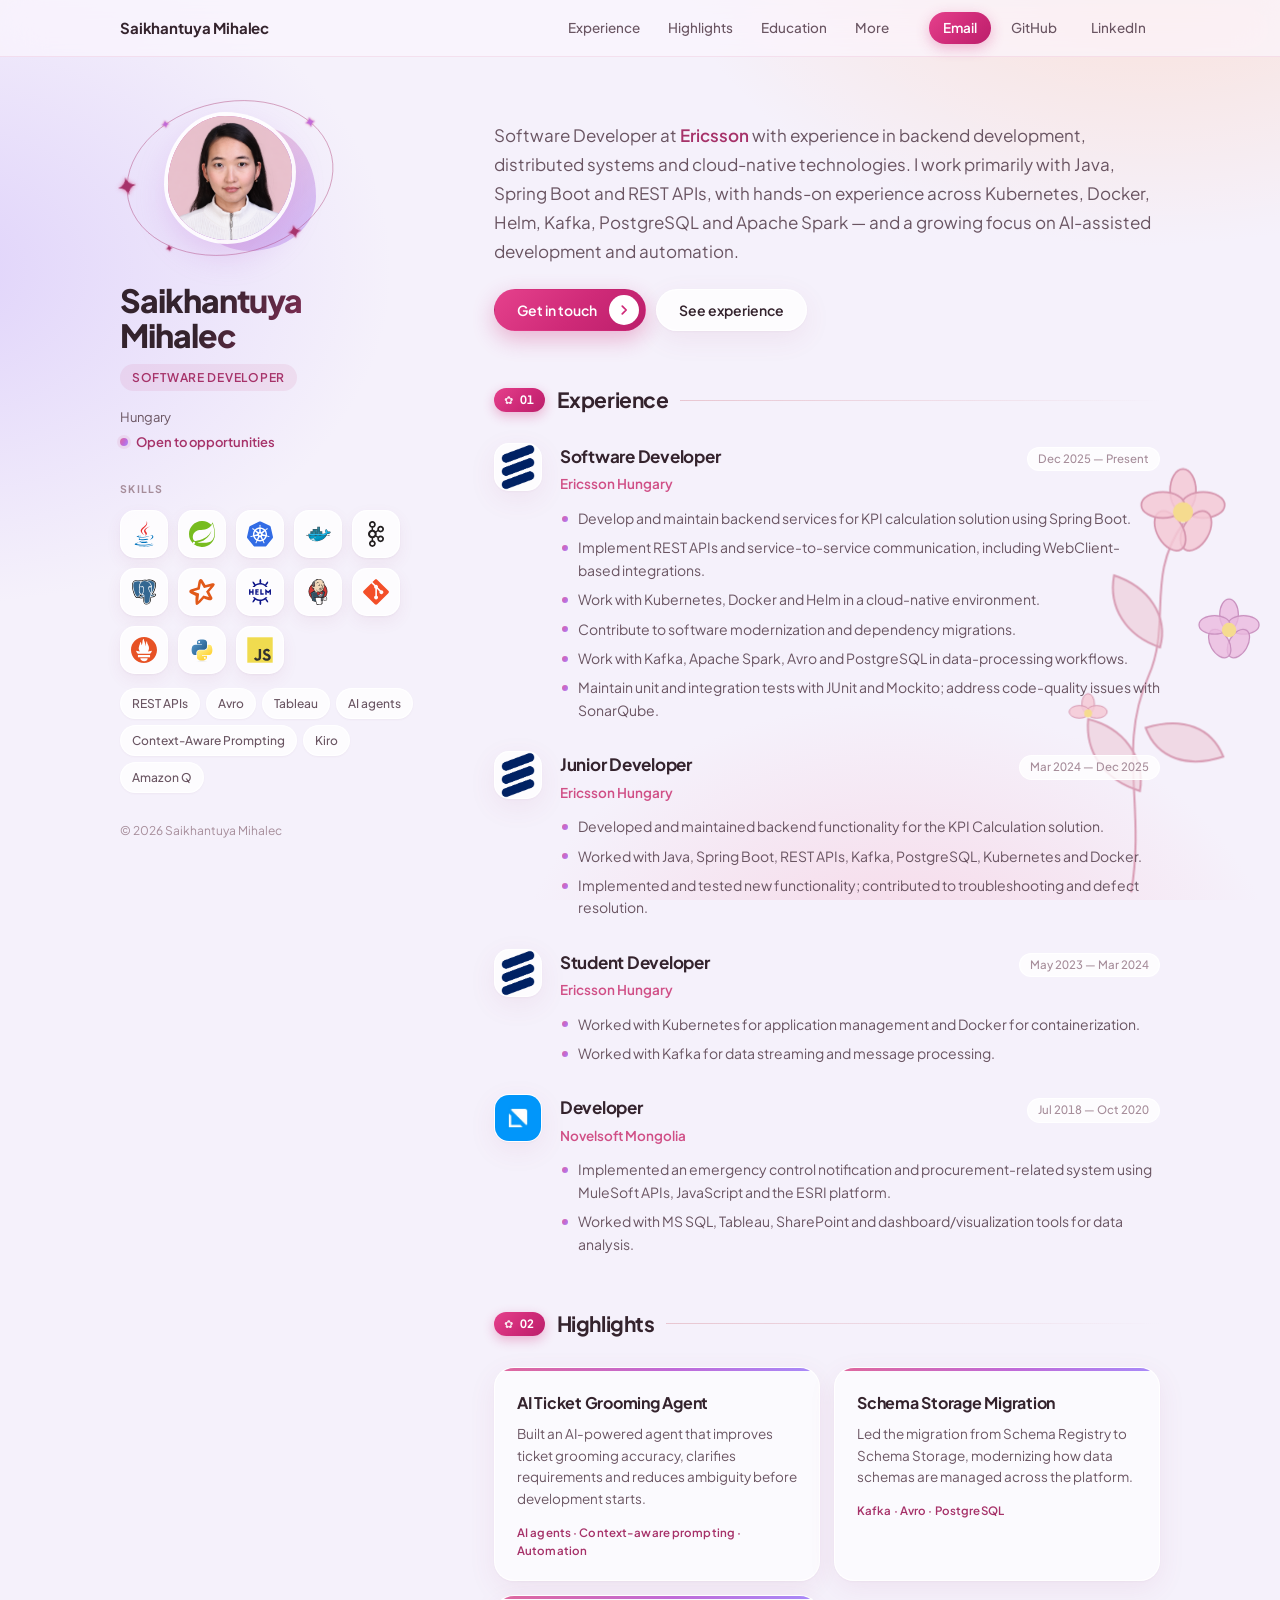
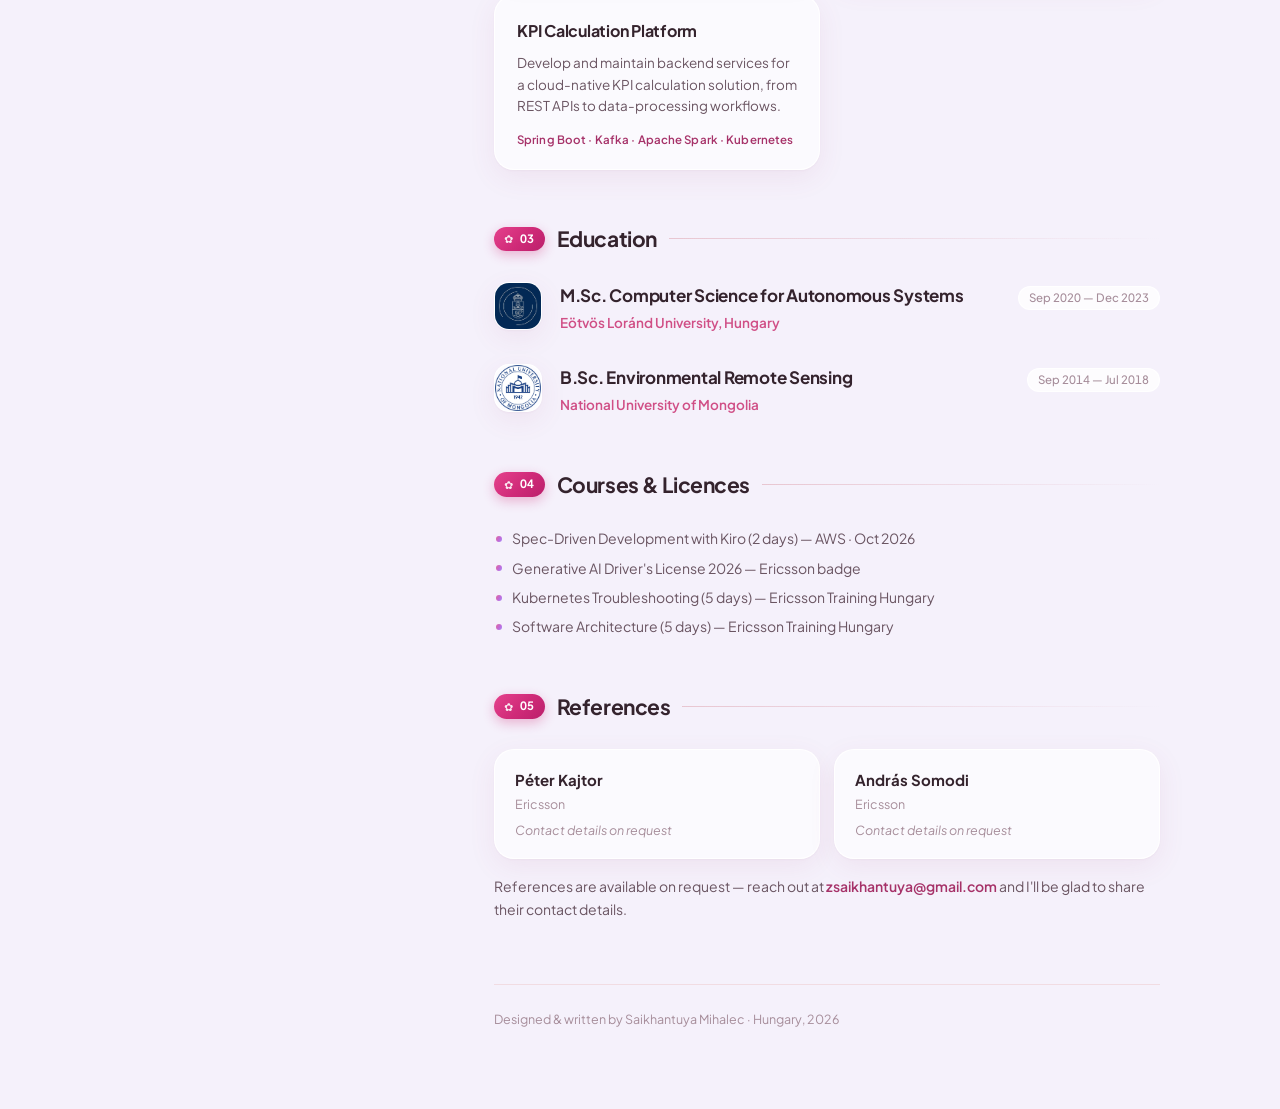
<file: index.html>
<!DOCTYPE html>
<html lang="en">
<head>
  <meta charset="UTF-8" />
  <meta name="viewport" content="width=device-width, initial-scale=1.0" />
  <title>Saikhantuya Mihalec — Software Developer</title>
  <meta name="description" content="Saikhantuya Mihalec — Software Developer at Ericsson. Backend, distributed systems and cloud-native technologies." />
  <link rel="stylesheet" href="styles.css" />
  <link rel="preconnect" href="https://fonts.googleapis.com" />
  <link rel="preconnect" href="https://fonts.gstatic.com" crossorigin />
  <link href="https://fonts.googleapis.com/css2?family=Plus+Jakarta+Sans:wght@400;500;600;700;800&display=swap" rel="stylesheet" />
</head>
<body>
  <!-- ===================== Sticky top bar ===================== -->
  <header class="topnav">
    <div class="topnav-inner">
      <a class="topnav-name" href="#about">Saikhantuya Mihalec</a>
      <nav class="topnav-sections" aria-label="Sections">
        <a href="#experience">Experience</a>
        <a href="#highlights">Highlights</a>
        <a href="#education">Education</a>
        <a href="#more">More</a>
      </nav>
      <nav class="topnav-links" aria-label="Contact">
        <a class="topnav-link primary" href="mailto:zsaikhantuya@gmail.com">Email</a>
        <a class="topnav-link" href="https://github.com/Saikhana" target="_blank" rel="noopener">GitHub</a>
        <a class="topnav-link" href="https://www.linkedin.com/in/saikhantuya-zorigt/" target="_blank" rel="noopener">LinkedIn</a>
      </nav>
    </div>
  </header>

  <div class="shell">
    <!-- ===================== Sidebar ===================== -->
    <aside class="sidebar">
      <div class="identity">
        <!-- Portrait: blob-shaped photo with a soft tinted blob behind it and a thin
             orbit line with sparkles circling around. Photo is logos/profile-web.jpg
             (400x400 crop of profile.jpeg); if missing, the "SM" initials show. -->
        <div class="portrait">
          <div class="portrait-blob" aria-hidden="true"></div>
          <svg class="portrait-orbit" viewBox="0 0 220 170" aria-hidden="true">
            <defs>
              <path id="sparkle" d="M0 -8 Q 1 -1 8 0 Q 1 1 0 8 Q -1 1 -8 0 Q -1 -1 0 -8 Z" />
            </defs>
            <!-- tilted orbit, wider than the photo so it sweeps around it -->
            <g transform="rotate(-12 110 85)">
              <ellipse cx="110" cy="85" rx="104" ry="76" fill="none" stroke="currentColor" stroke-width="0.9" />
              <!-- sparkles on the orbit (x = 110 + 104cos θ, y = 85 + 76sin θ).
                   The <g> places each one; the inner <use> pulses in place. -->
              <g transform="translate(7.6 71.8) scale(1.15)"><use href="#sparkle" class="spark spark--a" /></g>
              <g transform="translate(200 47) scale(0.65)"><use href="#sparkle" class="spark spark--b" /></g>
              <g transform="translate(162 150.8) scale(0.85)"><use href="#sparkle" class="spark spark--c" /></g>
              <g transform="translate(58 19) scale(0.5)"><use href="#sparkle" class="spark spark--d" /></g>
              <g transform="translate(36 141) scale(0.45)"><use href="#sparkle" class="spark spark--e" /></g>
            </g>
          </svg>
          <div class="avatar">
            <span aria-hidden="true">SM</span>
            <img class="avatar-img" src="logos/profile-web.jpg" alt="Saikhantuya Mihalec" width="124" height="124"
                 decoding="async"
                 onerror="this.remove()" />
          </div>
        </div>
        <h1 class="name">Saikhantuya<br />Mihalec</h1>
        <p class="role">Software Developer</p>
        <p class="meta-line">Hungary</p>
        <p class="meta-line meta-line--status"><span class="status-dot"></span>Open to opportunities</p>
        <!-- Shown only in print/PDF, where the top bar is hidden -->
        <p class="print-only">zsaikhantuya@gmail.com · github.com/Saikhana · linkedin.com/in/saikhantuya-zorigt</p>
      </div>

      <div class="side-section">
        <h2 class="side-heading">Skills</h2>
        <!-- Logo tiles: name shows as a tooltip on hover/focus, and as text in print.
             Icons are from Devicon v2.16.0 (MIT), saved in logos/skills/. -->
        <ul class="skill-grid">
          <li class="skill-tile" data-label="Java" tabindex="0"><img src="logos/skills/java.svg" alt="Java" width="26" height="26" /></li>
          <li class="skill-tile" data-label="Spring Boot" tabindex="0"><img src="logos/skills/spring.svg" alt="Spring Boot" width="26" height="26" /></li>
          <li class="skill-tile" data-label="Kubernetes" tabindex="0"><img src="logos/skills/kubernetes.svg" alt="Kubernetes" width="26" height="26" /></li>
          <li class="skill-tile" data-label="Docker" tabindex="0"><img src="logos/skills/docker.svg" alt="Docker" width="26" height="26" /></li>
          <li class="skill-tile" data-label="Kafka" tabindex="0"><img src="logos/skills/kafka.svg" alt="Kafka" width="26" height="26" /></li>
          <li class="skill-tile" data-label="PostgreSQL" tabindex="0"><img src="logos/skills/postgresql.svg" alt="PostgreSQL" width="26" height="26" /></li>
          <li class="skill-tile" data-label="Apache Spark" tabindex="0"><img src="logos/skills/spark.svg" alt="Apache Spark" width="26" height="26" /></li>
          <li class="skill-tile" data-label="Helm" tabindex="0"><img src="logos/skills/helm.svg" alt="Helm" width="26" height="26" /></li>
          <li class="skill-tile" data-label="Jenkins" tabindex="0"><img src="logos/skills/jenkins.svg" alt="Jenkins" width="26" height="26" /></li>
          <li class="skill-tile" data-label="Git" tabindex="0"><img src="logos/skills/git.svg" alt="Git" width="26" height="26" /></li>
          <li class="skill-tile" data-label="Prometheus" tabindex="0"><img src="logos/skills/prometheus.svg" alt="Prometheus" width="26" height="26" /></li>
          <li class="skill-tile" data-label="Python" tabindex="0"><img src="logos/skills/python.svg" alt="Python" width="26" height="26" /></li>
          <li class="skill-tile" data-label="JavaScript" tabindex="0"><img src="logos/skills/javascript.svg" alt="JavaScript" width="26" height="26" /></li>
        </ul>

        <!-- Skills without a recognisable logo stay as text chips -->
        <div class="skills skills--extra">
          <span class="skill">REST APIs</span>
          <span class="skill">Avro</span>
          <span class="skill">Tableau</span>
          <span class="skill">AI agents</span>
          <span class="skill">Context-Aware Prompting</span>
          <span class="skill">Kiro</span>
          <span class="skill">Amazon Q</span>
        </div>
      </div>

      <p class="side-foot">© 2026 Saikhantuya Mihalec</p>

    </aside>

    <!-- ===================== Content ===================== -->
    <main class="content">
      <!-- About -->
      <section class="block" id="about">
        <p class="intro">
          Software Developer at <strong>Ericsson</strong> with experience in backend
          development, distributed systems and cloud-native technologies. I work primarily with
          Java, Spring Boot and REST APIs, with hands-on experience across Kubernetes, Docker,
          Helm, Kafka, PostgreSQL and Apache Spark — and a growing focus on AI-assisted
          development and automation.
        </p>
        <div class="intro-actions">
          <a class="btn primary" href="mailto:zsaikhantuya@gmail.com">Get in touch<span class="btn-arrow" aria-hidden="true"><svg viewBox="0 0 16 16" width="14" height="14"><path d="M6 3.5 10.5 8 6 12.5" fill="none" stroke="currentColor" stroke-width="2" stroke-linecap="round" stroke-linejoin="round"/></svg></span></a>
          <a class="btn" href="#experience">See experience</a>
        </div>
      </section>

      <!-- Experience -->
      <section class="block" id="experience">
        <h2 class="section-title"><span class="section-title-no">01</span> Experience</h2>
        <div class="timeline">
          <article class="entry">
            <div class="logo"><img src="logos/Ericsson-Emblem.png" alt="Ericsson Hungary" width="48" height="48" /></div>
            <div class="entry-main">
              <div class="entry-head">
                <h3>Software Developer</h3>
                <span class="entry-period">Dec 2025 — Present</span>
              </div>
              <p class="entry-org">Ericsson Hungary</p>
              <ul class="responsibilities">
                <li>Develop and maintain backend services for KPI calculation solution using Spring Boot.</li>
                <li>Implement REST APIs and service-to-service communication, including WebClient-based integrations.</li>
                <li>Work with Kubernetes, Docker and Helm in a cloud-native environment.</li>
                <li>Contribute to software modernization and dependency migrations.</li>
                <li>Work with Kafka, Apache Spark, Avro and PostgreSQL in data-processing workflows.</li>
                <li>Maintain unit and integration tests with JUnit and Mockito; address code-quality issues with SonarQube.</li>
              </ul>
            </div>
          </article>

          <article class="entry">
            <div class="logo"><img src="logos/Ericsson-Emblem.png" alt="Ericsson Hungary" width="48" height="48" /></div>
            <div class="entry-main">
              <div class="entry-head">
                <h3>Junior Developer</h3>
                <span class="entry-period">Mar 2024 — Dec 2025</span>
              </div>
              <p class="entry-org">Ericsson Hungary</p>
              <ul class="responsibilities">
                <li>Developed and maintained backend functionality for the KPI Calculation solution.</li>
                <li>Worked with Java, Spring Boot, REST APIs, Kafka, PostgreSQL, Kubernetes and Docker.</li>
                <li>Implemented and tested new functionality; contributed to troubleshooting and defect resolution.</li>
              </ul>
            </div>
          </article>

          <article class="entry">
            <div class="logo"><img src="logos/Ericsson-Emblem.png" alt="Ericsson Hungary" width="48" height="48" /></div>
            <div class="entry-main">
              <div class="entry-head">
                <h3>Student Developer</h3>
                <span class="entry-period">May 2023 — Mar 2024</span>
              </div>
              <p class="entry-org">Ericsson Hungary</p>
              <ul class="responsibilities">
                <li>Worked with Kubernetes for application management and Docker for containerization.</li>
                <li>Worked with Kafka for data streaming and message processing.</li>
              </ul>
            </div>
          </article>

          <article class="entry">
            <div class="logo"><img src="logos/novelsoft.jpg" alt="Novelsoft Mongolia" width="48" height="48" /></div>
            <div class="entry-main">
              <div class="entry-head">
                <h3>Developer</h3>
                <span class="entry-period">Jul 2018 — Oct 2020</span>
              </div>
              <p class="entry-org">Novelsoft Mongolia</p>
              <ul class="responsibilities">
                <li>Implemented an emergency control notification and procurement-related system using MuleSoft APIs, JavaScript and the ESRI platform.</li>
                <li>Worked with MS SQL, Tableau, SharePoint and dashboard/visualization tools for data analysis.</li>
              </ul>
            </div>
          </article>
        </div>
      </section>

      <!-- Highlights -->
      <section class="block" id="highlights">
        <h2 class="section-title"><span class="section-title-no">02</span> Highlights</h2>
        <div class="highlights">
          <article class="highlight">
            <h3 class="highlight-title">AI Ticket Grooming Agent</h3>
            <p class="highlight-desc">Built an AI-powered agent that improves ticket grooming accuracy, clarifies requirements and reduces ambiguity before development starts.</p>
            <p class="highlight-stack">AI agents · Context-aware prompting · Automation</p>
          </article>

          <article class="highlight">
            <h3 class="highlight-title">Schema Storage Migration</h3>
            <p class="highlight-desc">Led the migration from Schema Registry to Schema Storage, modernizing how data schemas are managed across the platform.</p>
            <p class="highlight-stack">Kafka · Avro · PostgreSQL</p>
          </article>

          <article class="highlight">
            <h3 class="highlight-title">KPI Calculation Platform</h3>
            <p class="highlight-desc">Develop and maintain backend services for a cloud-native KPI calculation solution, from REST APIs to data-processing workflows.</p>
            <p class="highlight-stack">Spring Boot · Kafka · Apache Spark · Kubernetes</p>
          </article>
        </div>
      </section>

      <!-- Education -->
      <section class="block" id="education">
        <h2 class="section-title"><span class="section-title-no">03</span> Education</h2>
        <div class="timeline">
          <article class="entry">
            <div class="logo"><img src="logos/elte.png" alt="Eötvös Loránd University" width="48" height="48" /></div>
            <div class="entry-main">
              <div class="entry-head">
                <h3>M.Sc. Computer Science for Autonomous Systems</h3>
                <span class="entry-period">Sep 2020 — Dec 2023</span>
              </div>
              <p class="entry-org">Eötvös Loránd University, Hungary</p>
            </div>
          </article>

          <article class="entry">
            <div class="logo"><img src="logos/NationalUniversityMongoliaLogo.png" alt="National University of Mongolia" width="48" height="48" /></div>
            <div class="entry-main">
              <div class="entry-head">
                <h3>B.Sc. Environmental Remote Sensing</h3>
                <span class="entry-period">Sep 2014 — Jul 2018</span>
              </div>
              <p class="entry-org">National University of Mongolia</p>
            </div>
          </article>
        </div>
      </section>

      <!-- More: courses + references -->
      <section class="block" id="more">
        <h2 class="section-title"><span class="section-title-no">04</span> Courses &amp; Licences</h2>
        <ul class="responsibilities courses">
          <li>Spec-Driven Development with Kiro (2 days) — AWS · Oct 2026</li>
          <li>Generative AI Driver's License 2026 — Ericsson badge</li>
          <li>Kubernetes Troubleshooting (5 days) — Ericsson Training Hungary</li>
          <li>Software Architecture (5 days) — Ericsson Training Hungary</li>
        </ul>
      </section>

      <section class="block">
        <h2 class="section-title"><span class="section-title-no">05</span> References</h2>
        <div class="refs">
          <div class="ref">
            <strong class="ref-name">Péter Kajtor</strong>
            <span class="ref-org">Ericsson</span>
            <span class="ref-note">Contact details on request</span>
          </div>
          <div class="ref">
            <strong class="ref-name">András Somodi</strong>
            <span class="ref-org">Ericsson</span>
            <span class="ref-note">Contact details on request</span>
          </div>
        </div>
        <p class="refs-note">
          References are available on request — reach out at
          <a href="mailto:zsaikhantuya@gmail.com">zsaikhantuya@gmail.com</a>
          and I'll be glad to share their contact details.
        </p>
      </section>

      <footer class="page-footer">
        <span>Designed &amp; written by Saikhantuya Mihalec · Hungary, 2026</span>
      </footer>
    </main>
  </div>

  <!-- Swaying flower growing up from the bottom-right corner of the window -->
  <div class="floral-deco" aria-hidden="true">
    <svg class="floral-svg" width="160" height="320" viewBox="0 0 160 320" fill="none">
      <!-- the whole plant pivots near the base of the stem -->
      <g class="sway sway-stem">
        <g stroke="#c9718f" stroke-width="1.4" stroke-linecap="round" opacity="0.9">
          <path d="M60 310 C 70 250, 50 210, 72 160 C 88 124, 70 90, 96 54"/>
          <path d="M66 240 C 40 232, 28 212, 30 190 C 54 196, 70 216, 66 240 Z" fill="#e7a9b8" fill-opacity="0.5"/>
          <path d="M70 196 C 96 188, 116 196, 124 216 C 100 224, 78 218, 70 196 Z" fill="#e7a9b8" fill-opacity="0.5"/>
          <path d="M80 140 C 56 132, 44 112, 48 90 C 72 98, 86 118, 80 140 Z" fill="#e7a9b8" fill-opacity="0.5"/>
        </g>
      </g>
      <!-- blossoms bob on their own for a livelier feel -->
      <g class="sway sway-bloom">
        <g transform="translate(96,46)">
          <g fill="#f4b8c6" fill-opacity="0.85" stroke="#c9718f" stroke-width="1.2">
            <ellipse cx="0" cy="-15" rx="9" ry="15"/>
            <ellipse cx="14" cy="-5" rx="15" ry="9"/>
            <ellipse cx="9" cy="13" rx="9" ry="15" transform="rotate(30 9 13)"/>
            <ellipse cx="-9" cy="13" rx="9" ry="15" transform="rotate(-30 -9 13)"/>
            <ellipse cx="-14" cy="-5" rx="15" ry="9"/>
          </g>
          <circle cx="0" cy="0" r="7" fill="#f6d365"/>
        </g>
      </g>
      <g class="sway sway-bloom2">
        <g transform="translate(128,128) scale(0.72)">
          <g fill="#e6a4d4" fill-opacity="0.8" stroke="#b76aa6" stroke-width="1.2">
            <ellipse cx="0" cy="-15" rx="9" ry="15"/>
            <ellipse cx="14" cy="-5" rx="15" ry="9"/>
            <ellipse cx="9" cy="13" rx="9" ry="15" transform="rotate(30 9 13)"/>
            <ellipse cx="-9" cy="13" rx="9" ry="15" transform="rotate(-30 -9 13)"/>
            <ellipse cx="-14" cy="-5" rx="15" ry="9"/>
          </g>
          <circle cx="0" cy="0" r="7" fill="#f6d365"/>
        </g>
      </g>
      <g class="sway sway-bud">
        <g transform="translate(30,186) scale(0.55)">
          <g fill="#f4b8c6" fill-opacity="0.85" stroke="#c9718f" stroke-width="1.2">
            <ellipse cx="0" cy="-12" rx="8" ry="13"/>
            <ellipse cx="11" cy="-2" rx="13" ry="8"/>
            <ellipse cx="-11" cy="-2" rx="13" ry="8"/>
          </g>
          <circle cx="0" cy="0" r="5" fill="#f6d365"/>
        </g>
      </g>
    </svg>
  </div>
</body>
</html>
</file>
<file: styles.css>
/* ==========================================================================
   Modern feminine resume — blush + rose/lilac, frosted glass cards
   ========================================================================== */

:root {
  --bg: #f5f1fb;                         /* lavender mist */
  --glass: rgba(255, 255, 255, 0.62);    /* frosted card fill */
  --glass-strong: rgba(255, 255, 255, 0.8);
  --glass-border: rgba(255, 255, 255, 0.9);
  --ink: #34232d;                        /* deep plum */
  --ink-soft: #6a5562;                   /* mauve-grey */
  --ink-mute: #a68d9a;                   /* rose-grey */
  --line: #f1dce2;
  --line-strong: #e8c6d1;
  --accent: #d04f86;                     /* rose */
  --accent-ink: #a63269;                 /* deep rose */
  --lilac: #a78bfa;                      /* lilac, for gradients */
  --accent-soft: rgba(208, 79, 134, 0.1);
  --petal: #f4b8c6;
  --grad: linear-gradient(120deg, #e0679b 0%, #c06ad8 55%, #a78bfa 100%);
  /* Vivid hot-rose for call-to-action buttons (Get in touch, Email) and the
     section number pills. Deep enough that white text stays readable. */
  --cta: linear-gradient(135deg, #e5418c 0%, #cf2a78 55%, #bb1f6b 100%);
  --cta-hover: linear-gradient(135deg, #ee4f97 0%, #da3283 55%, #c72474 100%);
  --cta-solid: #cf2a78;
  --cta-ink: #ffffff;
  --cta-shadow: rgba(207, 42, 120, 0.32);

  --font: "Plus Jakarta Sans", system-ui, -apple-system, "Segoe UI", Roboto, sans-serif;

  --shadow-soft: 0 1px 2px rgba(120, 50, 90, 0.04), 0 8px 28px rgba(160, 70, 120, 0.08);
  --shadow-lift: 0 2px 4px rgba(120, 50, 90, 0.05), 0 16px 40px rgba(160, 70, 120, 0.14);

  --radius: 20px;
  --nav-h: 56px;
  --sidebar-w: 310px;
  --ease: cubic-bezier(0.22, 1, 0.36, 1);
}

* {
  box-sizing: border-box;
}

/* Section links land below the sticky top bar instead of under it */
html {
  scroll-behavior: smooth;
  scroll-padding-top: calc(var(--nav-h) + 16px);
}

body {
  margin: 0;
  background-color: var(--bg);
  background-image:
    radial-gradient(820px 560px at 90% -10%, rgba(255, 205, 178, 0.55), transparent 60%),  /* peach glow, top right */
    radial-gradient(760px 560px at -5% 30%, rgba(206, 186, 250, 0.55), transparent 60%),   /* lilac, left */
    radial-gradient(640px 480px at 70% 110%, rgba(248, 187, 208, 0.5), transparent 60%);   /* rose, bottom */
  background-attachment: fixed;
  color: var(--ink);
  font-family: var(--font);
  font-size: 15px;
  line-height: 1.6;
  -webkit-font-smoothing: antialiased;
  -moz-osx-font-smoothing: grayscale;
}

a {
  color: inherit;
  text-decoration: none;
}

img {
  display: block;
  max-width: 100%;
}

/* ==========================================================================
   Sticky top bar
   ========================================================================== */

.topnav {
  position: sticky;
  top: 0;
  z-index: 100;
  background: rgba(250, 246, 253, 0.72);
  -webkit-backdrop-filter: saturate(180%) blur(20px);
  backdrop-filter: saturate(180%) blur(20px);
  border-bottom: 1px solid rgba(208, 79, 134, 0.12);
}

.topnav-inner {
  max-width: 1120px;
  height: var(--nav-h);
  margin: 0 auto;
  padding: 0 40px;
  display: flex;
  align-items: center;
  justify-content: space-between;
  gap: 16px;
}

.topnav-name {
  font-size: 15px;
  font-weight: 700;
  letter-spacing: -0.01em;
  color: var(--ink);
}

/* Section links (moved here from the sidebar) */
.topnav-sections {
  display: flex;
  align-items: center;
  gap: 4px;
  margin-left: auto;
  margin-right: 12px;
}

.topnav-sections a {
  padding: 6px 12px;
  border-radius: 999px;
  font-size: 13.5px;
  font-weight: 500;
  color: var(--ink-soft);
  transition: color 0.2s var(--ease), background 0.2s var(--ease);
}

.topnav-sections a:hover {
  color: var(--accent-ink);
  background: rgba(255, 255, 255, 0.75);
}

/* Not enough room next to the contact links on smaller screens */
@media (max-width: 1000px) {
  .topnav-sections {
    display: none;
  }
}

.topnav-links {
  display: flex;
  align-items: center;
  gap: 6px;
}

.topnav-link {
  display: inline-flex;
  align-items: center;
  height: 32px;
  padding: 0 14px;
  border-radius: 999px;
  font-size: 13.5px;
  font-weight: 500;
  color: var(--ink-soft);
  transition: color 0.2s var(--ease), background 0.2s var(--ease),
    box-shadow 0.2s var(--ease);
}

.topnav-link:hover {
  color: var(--accent-ink);
  background: rgba(255, 255, 255, 0.75);
}

.topnav-link.primary {
  color: var(--cta-ink);
  font-weight: 600;
  background: var(--cta);
  box-shadow: 0 4px 14px var(--cta-shadow);
}

.topnav-link.primary:hover {
  background: var(--cta-hover);
  color: var(--cta-ink);
  box-shadow: 0 6px 20px var(--cta-shadow);
}

/* Shared frosted-glass surface */
.highlight,
.ref {
  background: var(--glass);
  border: 1px solid var(--glass-border);
  -webkit-backdrop-filter: blur(14px) saturate(140%);
  backdrop-filter: blur(14px) saturate(140%);
  box-shadow: var(--shadow-soft);
}

/* ==========================================================================
   Shell / layout
   ========================================================================== */

.shell {
  position: relative;
  z-index: 1; /* page content draws above the decorative flower */
  max-width: 1120px;
  margin: 0 auto;
  display: grid;
  grid-template-columns: var(--sidebar-w) 1fr;
  gap: 64px;
  padding: 0 40px;
}

/* ---- Sidebar ---- */

/* The sidebar keeps its natural height (no inner scrolling, which used to hide
   its bottom and let the photo scroll out of view). It sticks below the top
   bar on screens tall enough to show all of it; on shorter screens it simply
   scrolls with the page (see the max-height media query below). */
.sidebar {
  position: sticky;
  top: var(--nav-h);
  align-self: start;
  padding: 36px 0 40px;
  display: flex;
  flex-direction: column;
  gap: 28px;
}

@media (max-height: 900px) {
  .sidebar {
    position: static;
  }
}

/* Swaying flower growing up from the bottom of the window. It's centred on the
   right edge of the content column (content is 1040px wide, so the gap beside
   it is (100vw - 1040px) / 2), so about half of it sits behind the sections.
   The content is layered above it (see .shell), and the flower is slightly
   transparent so text over it stays readable. */
.floral-deco {
  --flower-w: 230px;
  position: fixed;
  right: max(-40px, calc((100vw - 1040px) / 2 - var(--flower-w) / 2));
  bottom: -6px; /* tuck the stem base just past the window edge */
  width: var(--flower-w);
  aspect-ratio: 1 / 2;
  opacity: 0.72;
  pointer-events: none;
  z-index: 0;
}

/* On narrow/phone layouts the content fills the screen; hide the flower there */
@media (max-width: 880px) {
  .floral-deco {
    display: none;
  }
}

.floral-svg {
  display: block;
  width: 100%;
  height: 100%;
  overflow: visible;
}

/* Each sprig pivots from its base, so it rocks like it's in a breeze
   instead of spinning around its own middle. */
.sway {
  transform-box: fill-box;
  transform-origin: bottom center;
  will-change: transform;
}

.sway-stem {
  transform-origin: 60px 310px; /* base of the main stem in viewBox units */
  animation: sway-main 5.5s ease-in-out infinite;
}

.sway-bloom {
  transform-origin: 96px 90px;
  animation: sway-top 4s ease-in-out infinite;
}

.sway-bloom2 {
  transform-origin: 128px 160px;
  animation: sway-top 4.6s ease-in-out infinite 0.4s;
}

.sway-bud {
  transform-origin: 30px 210px;
  animation: sway-top 4.3s ease-in-out infinite 0.8s;
}

@keyframes sway-main {
  0%, 100% { transform: rotate(-2.2deg); }
  50%      { transform: rotate(2.2deg); }
}

@keyframes sway-top {
  0%, 100% { transform: rotate(-5deg); }
  50%      { transform: rotate(5deg); }
}

/* Respect users who prefer reduced motion */
@media (prefers-reduced-motion: reduce) {
  .sway,
  .block,
  .status-dot,
  .avatar,
  .portrait-blob,
  .portrait-orbit,
  .portrait-orbit .spark {
    animation: none !important;
  }
}

/* ---- Identity ---- */

.identity {
  display: flex;
  flex-direction: column;
  gap: 2px;
}

/* ---- Portrait: blob photo + tinted blob behind + orbit line with sparkles ---- */

.portrait {
  position: relative;
  width: 220px;
  height: 170px;
  margin: 0 0 18px; /* no negative offset: the scrolling sidebar would clip the orbit */
  display: grid;
  place-items: center;
}

/* soft tinted blob, offset down-right behind the photo */
.portrait-blob {
  position: absolute;
  width: 132px;
  height: 124px;
  left: 64px;
  top: 34px;
  background: linear-gradient(135deg, rgba(244, 184, 198, 0.8), rgba(196, 170, 250, 0.75));
  border-radius: 58% 42% 50% 50% / 46% 56% 44% 54%;
  animation: blob-morph 11s ease-in-out infinite alternate-reverse;
}

/* thin tilted orbit line around the photo (static; only the sparkles move) */
.portrait-orbit {
  position: absolute;
  inset: 0;
  width: 100%;
  height: 100%;
  color: rgba(166, 50, 105, 0.42);
  overflow: visible;
}

/* Sparkles: each one pops, glows, turns a little and fades, at its own time.
   The sparkle shape is drawn around (0,0), so scaling from its centre keeps it
   on the orbit line; the parent <g> handles placement. */
.portrait-orbit .spark {
  fill: var(--accent-ink);
  transform-box: fill-box;
  transform-origin: center;
  filter: drop-shadow(0 0 2px rgba(224, 103, 155, 0.9));
  animation: sparkle 2.8s ease-in-out infinite;
}

.portrait-orbit .spark--b { animation-delay: 0.6s; fill: #c06ad8; }
.portrait-orbit .spark--c { animation-delay: 1.3s; }
.portrait-orbit .spark--d { animation-delay: 1.9s; fill: #c06ad8; }
.portrait-orbit .spark--e { animation-delay: 2.3s; }

@keyframes sparkle {
  0%, 100% { opacity: 0.25; transform: scale(0.45) rotate(0deg); }
  45%      { opacity: 1;    transform: scale(1.25) rotate(20deg); }
  60%      { opacity: 0.9;  transform: scale(1)    rotate(25deg); }
}

.avatar {
  position: relative;
  z-index: 1;
  width: 124px;
  height: 124px;
  overflow: hidden;
  /* organic blob shape that slowly morphs */
  border-radius: 46% 54% 52% 48% / 55% 45% 55% 45%;
  animation: blob-morph 9s ease-in-out infinite alternate;
  background: var(--grad);
  color: #fff;
  display: flex;
  align-items: center;
  justify-content: center;
  font-size: 28px;
  font-weight: 700;
  letter-spacing: 0.02em;
  box-shadow: 0 0 0 4px rgba(255, 255, 255, 0.9), 0 14px 32px rgba(192, 106, 216, 0.28);
}

/* The photo sits on top of the initials; if it's missing the img removes
   itself and the gradient + initials show through. */
.avatar-img {
  position: absolute;
  inset: 0;
  width: 100%;
  height: 100%;
  object-fit: cover;
}

@keyframes blob-morph {
  0%   { border-radius: 46% 54% 52% 48% / 55% 45% 55% 45%; }
  50%  { border-radius: 58% 42% 44% 56% / 46% 58% 42% 54%; }
  100% { border-radius: 42% 58% 60% 40% / 52% 42% 58% 48%; }
}



.name {
  margin: 0;
  font-size: 32px;
  line-height: 1.08;
  font-weight: 800;
  letter-spacing: -0.03em;
  background: linear-gradient(120deg, var(--ink) 30%, var(--accent-ink) 75%, #8b5cf6 110%);
  -webkit-background-clip: text;
  background-clip: text;
  color: transparent;
}

.role {
  margin: 10px 0 0;
  width: fit-content;
  padding: 4px 12px;
  border-radius: 999px;
  font-size: 12px;
  font-weight: 600;
  letter-spacing: 0.06em;
  text-transform: uppercase;
  color: var(--accent-ink);
  background: var(--accent-soft);
}

.print-only {
  display: none;
}

/* ---- Location + status under the role ---- */

.meta-line {
  margin: 6px 0 0;
  display: flex;
  align-items: center;
  gap: 8px;
  font-size: 13px;
  color: var(--ink-soft);
}

.meta-line + .meta-line {
  margin-top: 2px;
}

.role + .meta-line {
  margin-top: 14px;
}

.meta-line--status {
  color: var(--accent-ink);
  font-weight: 600;
}

.status-dot {
  width: 8px;
  height: 8px;
  border-radius: 50%;
  background: var(--grad);
  box-shadow: 0 0 0 3px var(--accent-soft);
  animation: bloom 2.4s ease-in-out infinite;
}

@keyframes bloom {
  0%, 100% {
    box-shadow: 0 0 0 3px var(--accent-soft);
  }
  50% {
    box-shadow: 0 0 0 6px rgba(208, 79, 134, 0.04);
  }
}

/* ---- Sidebar skills ---- */

.side-heading {
  margin: 0 0 12px;
  font-size: 10.5px;
  letter-spacing: 0.12em;
  text-transform: uppercase;
  color: var(--ink-mute);
  font-weight: 700;
}

/* Logo tiles */
.skill-grid {
  list-style: none;
  margin: 0;
  padding: 0;
  display: grid;
  grid-template-columns: repeat(5, 48px);
  gap: 10px;
}

.skill-tile {
  position: relative;
  width: 48px;
  height: 48px;
  display: grid;
  place-items: center;
  border-radius: 15px;
  background: var(--glass-strong);
  border: 1px solid var(--glass-border);
  box-shadow: 0 1px 2px rgba(120, 50, 90, 0.05), 0 6px 16px rgba(160, 70, 120, 0.07);
  cursor: default;
  outline: none;
  transition: transform 0.25s var(--ease), box-shadow 0.25s var(--ease);
}

.skill-tile img {
  width: 26px;
  height: 26px;
  transition: transform 0.25s var(--ease);
}

.skill-tile:hover,
.skill-tile:focus-visible {
  transform: translateY(-3px) rotate(-3deg);
  box-shadow: 0 10px 24px rgba(192, 106, 216, 0.25);
}

.skill-tile:hover img,
.skill-tile:focus-visible img {
  transform: scale(1.12);
}

.skill-tile:focus-visible {
  box-shadow: 0 0 0 2px var(--accent), 0 10px 24px rgba(192, 106, 216, 0.25);
}

/* Name tooltip */
.skill-tile::after {
  content: attr(data-label);
  position: absolute;
  left: 50%;
  bottom: calc(100% + 8px);
  transform: translate(-50%, 4px);
  padding: 4px 10px;
  border-radius: 999px;
  background: var(--ink);
  color: #fff;
  font-size: 11px;
  font-weight: 600;
  white-space: nowrap;
  opacity: 0;
  pointer-events: none;
  z-index: 5;
  transition: opacity 0.18s var(--ease), transform 0.18s var(--ease);
}

.skill-tile:hover::after,
.skill-tile:focus-visible::after {
  opacity: 1;
  transform: translate(-50%, 0);
}

.skills {
  display: flex;
  flex-wrap: wrap;
  gap: 6px;
}

.skills--extra {
  margin-top: 14px;
}

.skill {
  font-size: 12px;
  font-weight: 500;
  padding: 5px 11px;
  border-radius: 999px;
  background: var(--glass-strong);
  border: 1px solid var(--glass-border);
  box-shadow: 0 1px 2px rgba(120, 50, 90, 0.05);
  color: var(--ink-soft);
  transition: color 0.2s var(--ease), transform 0.2s var(--ease),
    box-shadow 0.2s var(--ease);
}

.skill:hover {
  color: var(--accent-ink);
  transform: translateY(-1px);
  box-shadow: 0 4px 12px rgba(208, 79, 134, 0.15);
}

.side-foot {
  margin: auto 0 0;
  font-size: 12px;
  color: var(--ink-mute);
}

/* ==========================================================================
   Content
   ========================================================================== */

.content {
  padding: 64px 0 80px;
  min-width: 0;
}

.block {
  margin-bottom: 52px;
  animation: rise 0.6s var(--ease) both;
}

@keyframes rise {
  from {
    opacity: 0;
    transform: translateY(14px);
  }
  to {
    opacity: 1;
    transform: none;
  }
}

/* ---- Intro ---- */

.intro {
  margin: 0;
  max-width: 62ch;
  font-size: 17px;
  line-height: 1.7;
  font-weight: 400;
  color: var(--ink-soft);
}

.intro strong {
  color: var(--accent-ink);
  font-weight: 600;
}

.intro-actions {
  display: flex;
  flex-wrap: wrap;
  gap: 10px;
  margin-top: 24px;
}

.btn {
  display: inline-flex;
  align-items: center;
  height: 42px;
  padding: 0 22px;
  border-radius: 999px;
  font-size: 14px;
  font-weight: 600;
  border: 1px solid var(--glass-border);
  background: var(--glass-strong);
  box-shadow: var(--shadow-soft);
  color: var(--ink);
  transition: transform 0.2s var(--ease), box-shadow 0.2s var(--ease),
    color 0.2s var(--ease);
}

.btn:hover {
  transform: translateY(-2px);
  box-shadow: var(--shadow-lift);
  color: var(--accent-ink);
}

.btn.primary {
  gap: 12px;
  padding-right: 6px; /* the arrow circle sits snugly in the pill's end */
  background: var(--cta);
  border-color: transparent;
  color: var(--cta-ink);
  box-shadow: 0 8px 22px var(--cta-shadow);
}

.btn.primary:hover {
  background: var(--cta-hover);
  color: var(--cta-ink);
  box-shadow: 0 12px 30px var(--cta-shadow);
}

/* round arrow button attached to the end of the pill */
.btn-arrow {
  display: inline-grid;
  place-items: center;
  width: 30px;
  height: 30px;
  border-radius: 50%;
  background: #fff;
  color: var(--cta-solid);
  transition: transform 0.25s var(--ease);
}

.btn-arrow svg {
  display: block; /* no text baseline, so the chevron centres exactly */
}

.btn.primary:hover .btn-arrow {
  transform: translateX(3px);
}

/* ---- Section titles ---- */

.section-title {
  display: flex;
  align-items: center;
  gap: 12px;
  margin: 0 0 26px;
  font-size: 21px;
  font-weight: 700;
  letter-spacing: -0.02em;
}

/* soft gradient rule that fills the rest of the line */
.section-title::after {
  content: "";
  flex: 1;
  height: 1px;
  background: linear-gradient(90deg, var(--line-strong), transparent);
}

.section-title-no {
  display: inline-flex;
  align-items: center;
  gap: 6px;
  padding: 3px 10px;
  border-radius: 999px;
  font-size: 11.5px;
  font-weight: 700;
  letter-spacing: 0.04em;
  color: var(--cta-ink);
  background: var(--cta);
  font-variant-numeric: tabular-nums;
  box-shadow: 0 4px 12px var(--cta-shadow);
}

/* little bloom inside the number pill */
.section-title-no::before {
  content: "✿";
  font-size: 11px;
  opacity: 0.9;
}

/* ---- Timeline ---- */

.timeline {
  display: flex;
  flex-direction: column;
  gap: 30px;
}

.entry {
  display: grid;
  grid-template-columns: 48px 1fr;
  gap: 18px;
}

.logo {
  width: 48px;
  height: 48px;
  border-radius: 15px;
  background: var(--glass-strong);
  border: 1px solid var(--glass-border);
  box-shadow: var(--shadow-soft);
  overflow: hidden;
  flex: 0 0 auto;
}

.logo img {
  width: 100%;
  height: 100%;
  object-fit: cover;
}

.entry-main {
  min-width: 0;
}

.entry-head {
  display: flex;
  align-items: baseline;
  justify-content: space-between;
  gap: 14px;
}

.entry-head h3 {
  margin: 0;
  font-size: 17px;
  font-weight: 700;
  letter-spacing: -0.015em;
}

.entry-period {
  flex: 0 0 auto;
  padding: 2px 10px;
  border-radius: 999px;
  background: var(--glass-strong);
  border: 1px solid var(--glass-border);
  font-size: 11.5px;
  font-weight: 500;
  color: var(--ink-mute);
  font-variant-numeric: tabular-nums;
}

.entry-org {
  margin: 2px 0 0;
  font-size: 13.5px;
  font-weight: 600;
  color: var(--accent);
}

.responsibilities {
  list-style: none;
  margin: 12px 0 0;
  padding: 0;
  display: flex;
  flex-direction: column;
  gap: 7px;
}

.responsibilities li {
  position: relative;
  padding-left: 18px;
  font-size: 14px;
  line-height: 1.6;
  color: var(--ink-soft);
}

/* small gradient dot bullets */
.responsibilities li::before {
  content: "";
  position: absolute;
  left: 2px;
  top: 0.62em;
  width: 6px;
  height: 6px;
  border-radius: 50%;
  background: var(--grad);
}

.courses {
  margin-top: 0;
}

/* ---- Highlights ---- */

.highlights {
  display: grid;
  grid-template-columns: repeat(auto-fit, minmax(220px, 1fr));
  gap: 14px;
}

.highlight {
  position: relative;
  padding: 22px 22px 20px;
  border-radius: var(--radius);
  overflow: hidden;
  transition: transform 0.25s var(--ease), box-shadow 0.25s var(--ease);
}

/* gradient accent bar across the top of each card */
.highlight::before {
  content: "";
  position: absolute;
  inset: 0 0 auto 0;
  height: 3px;
  background: var(--grad);
}

.highlight:hover {
  transform: translateY(-3px);
  box-shadow: var(--shadow-lift);
}

.highlight-title {
  margin: 0;
  font-size: 16px;
  font-weight: 700;
  letter-spacing: -0.015em;
}

.highlight-desc {
  margin: 8px 0 0;
  font-size: 13.5px;
  line-height: 1.6;
  color: var(--ink-soft);
}

.highlight-stack {
  margin: 14px 0 0;
  font-size: 11.5px;
  font-weight: 600;
  letter-spacing: 0.01em;
  color: var(--accent-ink);
}

/* ---- References ---- */

.refs {
  display: grid;
  grid-template-columns: 1fr 1fr;
  gap: 14px;
}

.ref {
  display: flex;
  flex-direction: column;
  gap: 2px;
  padding: 18px 20px;
  border-radius: var(--radius);
}

.ref-name {
  font-size: 15px;
  font-weight: 700;
}

.ref-org {
  font-size: 12.5px;
  color: var(--ink-mute);
  margin-bottom: 4px;
}

.ref-note {
  font-size: 12.5px;
  font-style: italic;
  color: var(--ink-mute);
}

.refs-note {
  margin: 16px 0 0;
  font-size: 14px;
  line-height: 1.6;
  color: var(--ink-soft);
}

.refs-note a {
  color: var(--accent-ink);
  font-weight: 600;
}

.refs-note a:hover {
  text-decoration: underline;
}

/* ---- Footer ---- */

.page-footer {
  margin-top: 64px;
  padding-top: 24px;
  border-top: 1px solid var(--line);
  font-size: 12.5px;
  color: var(--ink-mute);
}

/* ==========================================================================
   Responsive
   ========================================================================== */

@media (max-width: 880px) {
  .shell {
    grid-template-columns: 1fr;
    gap: 0;
    padding: 0 24px;
  }
  .sidebar {
    position: static;
    height: auto;
    padding: 40px 0 8px;
    gap: 24px;
  }
  .side-foot {
    display: none;
  }
  .content {
    padding: 28px 0 64px;
  }
  .name {
    font-size: 28px;
  }
  .intro {
    font-size: 16px;
  }
  /* Centre the profile block (photo, name, role, location, status) */
  .identity {
    align-items: center;
    text-align: center;
  }
  .portrait {
    margin-left: auto;
    margin-right: auto;
  }
  .meta-line {
    justify-content: center;
  }
}

@media (max-width: 880px) {
  .topnav-inner {
    padding: 0 24px;
  }
}

@media (max-width: 440px) {
  .topnav-name {
    display: none; /* the sidebar already shows the name; keep the links */
  }
  .topnav-inner {
    justify-content: flex-end;
  }
}

@media (max-width: 520px) {
  .entry-head {
    flex-direction: column;
    gap: 4px;
  }
  .refs {
    grid-template-columns: 1fr;
  }
}

/* ==========================================================================
   Print
   ========================================================================== */

@media print {
  body {
    background: #fff;
    color: #000;
    font-size: 11pt;
  }
  .shell {
    display: block;
    max-width: none;
    padding: 0;
  }
  .sidebar {
    position: static;
    height: auto;
    padding: 0 0 20px;
    border-bottom: 1px solid #ccc;
    margin-bottom: 24px;
  }
  .side-foot,
  .intro-actions {
    display: none;
  }
  .floral-deco {
    display: none;
  }
  .topnav {
    display: none;
  }
  .print-only {
    display: block;
    margin: 10px 0 0;
    font-size: 10pt;
    color: #333;
  }
  .portrait-orbit,
  .portrait-blob {
    display: none;
  }
  .avatar {
    animation: none;
  }
  /* In the PDF, show each logo's name beside it instead of a hover tooltip */
  .skill-grid {
    display: flex;
    flex-wrap: wrap;
    gap: 6px 14px;
  }
  .skill-tile {
    width: auto;
    height: auto;
    display: inline-flex;
    gap: 5px;
    background: none;
    border: none;
    box-shadow: none;
  }
  .skill-tile img {
    width: 14px;
    height: 14px;
  }
  .skill-tile::after {
    position: static;
    opacity: 1;
    transform: none;
    padding: 0;
    background: none;
    color: #333;
    font-size: 9.5pt;
    font-weight: 500;
  }
  .highlight,
  .ref {
    backdrop-filter: none;
    -webkit-backdrop-filter: none;
    box-shadow: none;
    border: 1px solid #ddd;
  }
  .skills {
    gap: 5px;
  }
  .block {
    animation: none;
    break-inside: avoid;
    margin-bottom: 28px;
  }
  .entry,
  .ref,
  .highlight {
    break-inside: avoid;
  }
  .avatar,
  .name,
  .section-title-no,
  .highlight::before,
  .responsibilities li::before {
    -webkit-print-color-adjust: exact;
    print-color-adjust: exact;
  }
}
</file>
